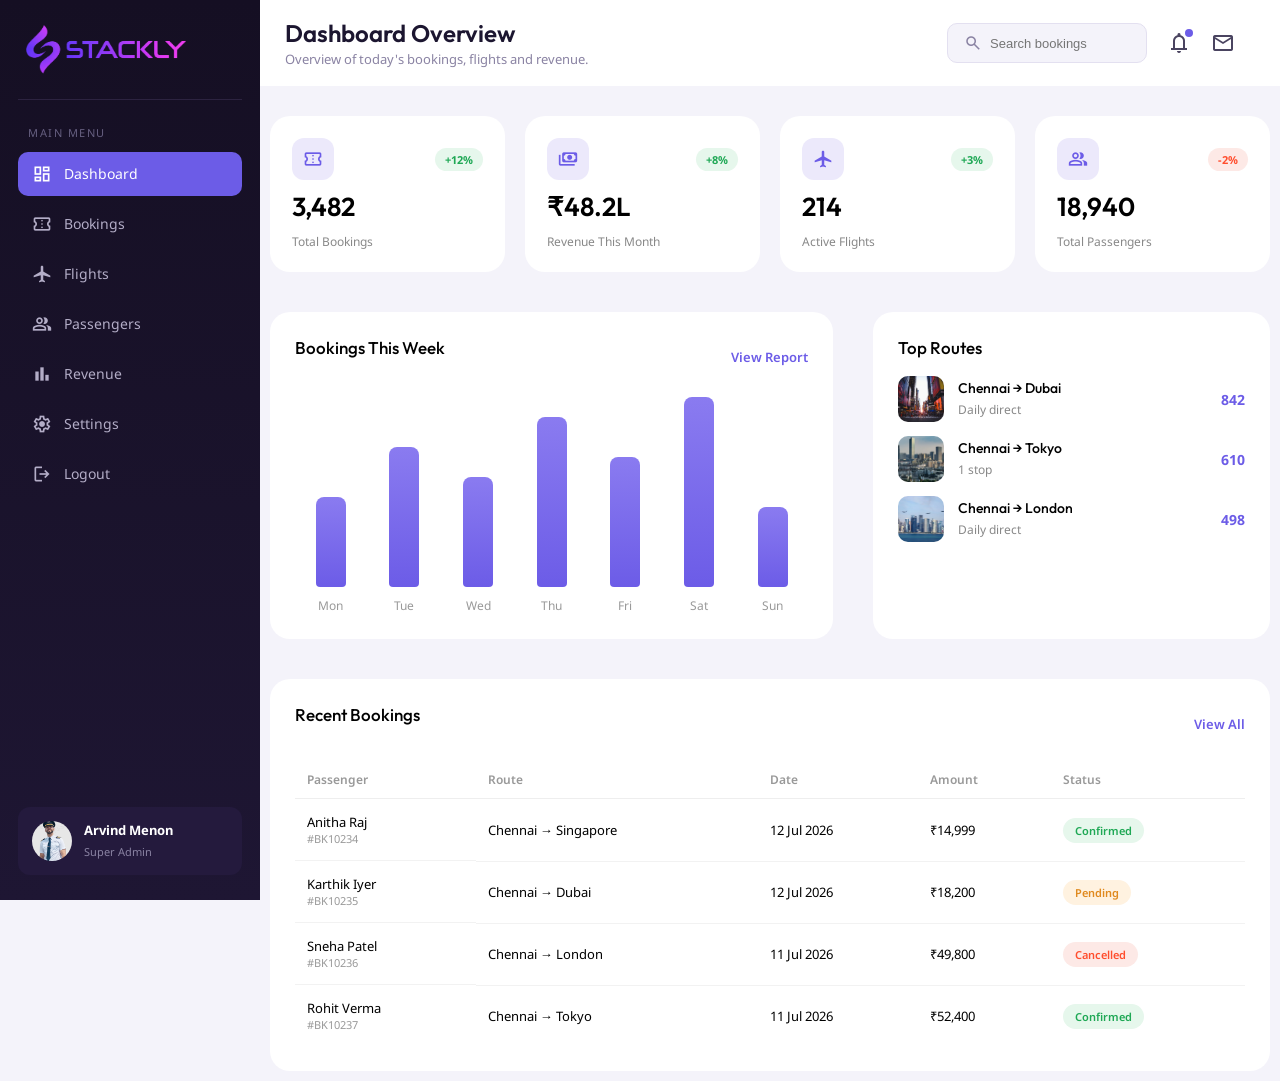
<file: admin.html>
<!DOCTYPE html>
<html lang="en">

<head>
    <meta charset="UTF-8">
    <meta name="viewport" content="width=device-width, initial-scale=1.0">
    <title>Stackly - Airline Admin Dashboard</title>

    <link rel="stylesheet"
        href="https://fonts.googleapis.com/css2?family=Material+Symbols+Outlined:opsz,wght,FILL,GRAD@20..48,100..700,0,-50..200" />
    <link
        href="https://fonts.googleapis.com/css2?family=Outfit:wght@100..900&family=Noto+Sans:ital,wght@0,100..900;1,100..900&display=swap"
        rel="stylesheet">

    <style>
        * {
            margin: 0;
            padding: 0;
            box-sizing: border-box;
        }

        :root {
            --pcolor: #6C5CE7;
            --hcolor: #8A7BF0;
            --dark: #150F23;
            --dark2: #1E1633;
            --panel: #F4F3FA;
        }

        body {
            background: var(--panel);
            font-family: "Noto Sans", sans-serif;
            display: flex;
            gap: 0px;
            min-height: 100vh;
        }

        .material-symbols-outlined {
            font-variation-settings: 'FILL' 0, 'wght' 400, 'GRAD' 0, 'opsz' 24;
        }

        /* ================= SIDEBAR ================= */
        .sidebar {
            width: 260px;
            flex-shrink: 0;
            background: linear-gradient(180deg, var(--dark) 0%, var(--dark2) 100%);
            padding: 25px 18px;
            display: flex;
            flex-direction: column;
            height: 100vh;
            position: sticky;
        }

        .sidebar-logo {
            display: flex;
            align-items: center;
            gap: 12px;
            padding: 0 8px 25px;
            border-bottom: 1px solid #2c2340;
            margin-bottom: 25px;
        }

        .sidebar-logo .logo-icon {
            width: 40px;
            height: 40px;
            border-radius: 12px;
            background: var(--pcolor);
            display: flex;
            align-items: center;
            justify-content: center;
            flex-shrink: 0;
        }

        .sidebar-logo .logo-icon .material-symbols-outlined {
            color: #fff;
            font-size: 22px;
        }

        .sidebar-logo img {
            width: clamp(140px,15vw,160px);
        }

        .sidebar-logo .adminclose {
            color: white;
            display: none;
            margin-left: auto;
        }

        .nav-group-label {
            font-size: 11px;
            letter-spacing: 1.5px;
            text-transform: uppercase;
            color: #665f80;
            padding: 0 10px;
            margin-bottom: 12px;
        }

        .side-nav {
            display: flex;
            flex-direction: column;
            gap: 6px;
        }

        .side-nav button {
            display: flex;
            align-items: center;
            gap: 12px;
            width: 100%;
            padding: 12px 14px;
            border: none;
            background: transparent;
            color: #b3adc7;
            font-family: "Noto Sans", sans-serif;
            font-size: 14px;
            border-radius: 10px;
            cursor: pointer;
            text-align: left;
            transition: .3s ease;
        }

        .side-nav button .material-symbols-outlined {
            font-size: 20px;
        }

        .side-nav button:hover {
            background: #241a3d;
            color: #fff;
        }

        .side-nav button.active {
            background: var(--pcolor);
            color: #fff;
        }

        .sidebar-footer {
            margin-top: auto;
            display: flex;
            align-items: center;
            gap: 12px;
            padding: 14px;
            border-radius: 12px;
            background: #241a3d;
        }

        .sidebar-footer img {
            width: 40px;
            height: 40px;
            border-radius: 50%;
            object-fit: cover;
        }

        .sidebar-footer h4 {
            color: #fff;
            font-size: 13px;
        }

        .sidebar-footer span {
            color: #8a83a3;
            font-size: 11px;
        }

        /* ================= MAIN AREA ================= */
        .main {
            flex: 1;
            display: flex;
            flex-direction: column;
            gap: 20px;
            min-width: 0;
        }

        .topbar {
            background: white;
            padding: 18px 25px;
            display: flex;
            justify-content: space-between;
            align-items: center;
        }

        .toplogo {
            width: 110px;
            display: none;
        }

        .topbar-title h2 {
            font-family: "Outfit", sans-serif;
            font-weight: 600;
            font-size: 24px;
            color: #1c1630;
        }

        .topbar-title p {
            font-size: 13px;
            color: #8a83a3;
            margin-top: 2px;
        }

        .topbarimgcontainer {
            display: none;
            align-items: center;
            gap: 20px;
        }

        .topbarimgcontainer .topbarmenu {
            font-size: 20px;
            display: none;
            color: black;
        }

        .topbar-right {
            display: flex;
            align-items: center;
            gap: 20px;
        }

        .search-box {
            display: flex;
            align-items: center;
            gap: 8px;
            background: var(--panel);
            border: 1px solid #e3e0f0;
            border-radius: 10px;
            padding: 10px 16px;
            max-width: 200px;
            width: 100%;
        }

        .search-box input {
            border: none;
            background: transparent;
            outline: none;
            font-size: 13px;
            width: 220px;
        }

        .search-box>.material-symbols-outlined {
            color: #8a83a3;
            font-size: 18px;
        }

        .topbar-right>.material-symbols-outlined {
            color: #4a4460;
            cursor: pointer;
            position: relative;
        }

        .notif-dot {
            position: relative;
        }

        .notif-dot::after {
            content: '';
            position: absolute;
            top: -2px;
            right: -2px;
            width: 8px;
            height: 8px;
            border-radius: 50%;
            background: var(--pcolor);
        }

        .topbar-avatar {
            display: flex;
            align-items: center;
            gap: 10px;
        }

        .topbar-avatar img {
            display: none;
            width: clamp(30px, 3.5vw, 40px);
            height: clamp(30px, 3.5vw, 40px);
            border-radius: 50%;
            object-fit: cover;
        }

        .topbar-avatar h4 {
            font-size: 13px;
            color: #1c1630;
        }

        .topbar-avatar span {
            font-size: 11px;
            color: #8a83a3;
        }

        .view {
            display: none;
            flex-direction: column;
            gap: 20px;
        }

        .view.active {
            display: flex;
        }

        .d-btn {
            padding: 10px 20px;
            background: var(--pcolor);
            border: 1px solid var(--pcolor);
            border-radius: 10px;
            color: white;
            cursor: pointer;
            transition: .3s ease;
            font-size: 13px;
            font-weight: bold;
            font-family: "Noto Sans", sans-serif;
            text-wrap: nowrap;
        }

        .d-btn:hover {
            background: var(--hcolor);
            border-color: var(--hcolor);
        }

        .link-btn {
            color: var(--pcolor);
            font-size: 13px;
            font-weight: 600;
            text-decoration: none;
            cursor: pointer;
        }

        /* generic panel */
        .panel {
            background: #fff;
            border-radius: 20px;
            padding: 25px;
            overflow-x: auto;
            margin: 10px;
        }

        .panel h3 {
            font-family: "Outfit", sans-serif;
            font-weight: 500;
            font-size: 17px;
            margin-bottom: 18px;
        }

        .panel-head {
            display: flex;
            justify-content: space-between;
            align-items: center;
            margin-bottom: 18px;
        }

        /* stat cards */
        .stat-row {
            display: grid;
            grid-template-columns: repeat(4, 1fr);
            gap: 20px;
            padding: 10px;
        }

        .stat-card {
            background: #fff;
            border-radius: 20px;
            padding: 22px;
            display: flex;
            flex-direction: column;
            gap: 10px;
        }

        .stat-card .top {
            display: flex;
            justify-content: space-between;
            align-items: center;
        }

        .stat-card .material-symbols-outlined {
            background: #ece9fb;
            color: var(--pcolor);
            width: 42px;
            height: 42px;
            border-radius: 12px;
            display: flex;
            align-items: center;
            justify-content: center;
            font-size: 20px;
        }

        .stat-card h2 {
            font-family: "Outfit", sans-serif;
            font-weight: 600;
            font-size: 26px;
        }

        .stat-card p {
            font-size: 12px;
            color: #888;
        }

        .delta-chip {
            font-size: 11px;
            font-weight: 700;
            padding: 4px 10px;
            border-radius: 20px;
            background: #e6f7ec;
            color: #1fa855;
        }

        .delta-chip.down {
            background: #fde9e6;
            color: #ff4e2e;
        }

        /* chart placeholder */
        .chart-wrap {
            display: flex;
            align-items: flex-end;
            justify-content: space-between;
            gap: 14px;
            height: 220px;
            padding: 10px 6px 0;
        }

        .chart-bar-group {
            display: flex;
            flex-direction: column;
            align-items: center;
            gap: 10px;
            flex: 1;
        }

        .chart-bar {
            width: 100%;
            max-width: 30px;
            border-radius: 8px 8px 4px 4px;
            background: linear-gradient(180deg, var(--hcolor) 0%, var(--pcolor) 100%);
        }

        .chart-bar-group span {
            font-size: 12px;
            color: #999;
        }

        /* routes list */
        .route-list {
            display: flex;
            flex-direction: column;
            gap: 14px;
        }

        .route-item {
            display: flex;
            align-items: center;
            gap: 14px;
        }

        .route-item img {
            width: 46px;
            height: 46px;
            border-radius: 10px;
            object-fit: cover;
        }

        .route-item .route-info {
            flex: 1;
        }

        .route-item h4 {
            font-family: "Outfit", sans-serif;
            font-weight: 500;
            font-size: 14px;
        }

        .route-item span {
            font-size: 12px;
            color: #888;
        }

        .route-item .route-count {
            color: var(--pcolor);
            font-weight: 700;
            font-size: 14px;
        }

        /* table */
        table {
            width: 100%;
            border-collapse: collapse;
        }

        thead th {
            text-align: left;
            font-size: 12px;
            color: #999;
            padding: 10px 12px;
            border-bottom: 1px solid #eee;
            font-weight: 600;
        }

        tbody td {
            padding: 14px 12px;
            font-size: 13px;
            border-bottom: 1px solid #f2f2f2;
            text-wrap: nowrap;
        }

        tbody tr:last-child td {
            border-bottom: none;
        }

        .cell-item {
            display: flex;
            align-items: center;
            gap: 10px;
        }

        .cell-item img {
            width: 34px;
            height: 34px;
            border-radius: 50%;
            object-fit: cover;
        }

        .cell-item .sub {
            font-size: 11px;
            color: #999;
        }

        .badge {
            padding: 5px 12px;
            border-radius: 20px;
            font-size: 11px;
            font-weight: 600;
        }

        .badge.confirmed {
            background: #e6f7ec;
            color: #1fa855;
        }

        .badge.pending {
            background: #fff2e0;
            color: #e08a1f;
        }

        .badge.cancelled {
            background: #fde9e6;
            color: #ff4e2e;
        }

        .badge.onroute,
        .badge.active {
            background: #ece9fb;
            color: var(--pcolor);
        }

        .badge.delayed {
            background: #fff2e0;
            color: #e08a1f;
        }

        /* two column layout */
        .split-2 {
            display: grid;
            grid-template-columns: 1.4fr 1fr;
            gap: 20px;
        }

        /* flight grid */
        .fleet-grid {
            display: grid;
            grid-template-columns: repeat(3, 1fr);
            gap: 20px;
        }

        .fleet-card {
            border-radius: 16px;
            overflow: hidden;
            border: 1px solid #eee;
        }

        .fleet-card img {
            width: 100%;
            height: 150px;
            object-fit: cover;
        }

        .fleet-card-body {
            padding: 16px;
        }

        .fleet-card-body h4 {
            font-family: "Outfit", sans-serif;
            font-weight: 500;
            font-size: 14px;
            margin-bottom: 6px;
        }

        .fleet-card-body p {
            font-size: 12px;
            color: #888;
            margin-bottom: 10px;
        }

        /* passenger cards */
        .cust-grid {
            display: grid;
            grid-template-columns: repeat(3, 1fr);
            gap: 20px;
        }

        .cust-card {
            background: #fff;
            border-radius: 16px;
            padding: 20px;
            text-align: center;
            border: 1px solid #eee;
        }

        .cust-card img {
            width: 60px;
            height: 60px;
            border-radius: 50%;
            object-fit: cover;
            margin-bottom: 12px;
        }

        .cust-card h4 {
            font-family: "Outfit", sans-serif;
            font-weight: 500;
            font-size: 14px;
        }

        .cust-card span {
            font-size: 12px;
            color: #888;
        }

        .cust-card .cust-stat {
            margin-top: 12px;
            font-size: 12px;
            color: var(--pcolor);
            font-weight: 600;
        }

        /* settings */
        .settings-row {
            display: flex;
            justify-content: space-between;
            align-items: center;
            padding: 16px 0;
            border-bottom: 1px solid #f2f2f2;
        }

        .settings-row:last-child {
            border-bottom: none;
        }

        .settings-row h4 {
            font-family: "Outfit", sans-serif;
            font-weight: 500;
            font-size: 14px;
        }

        .settings-row p {
            font-size: 12px;
            color: #888;
            margin-top: 3px;
        }

        .toggle {
            width: 42px;
            height: 24px;
            border-radius: 20px;
            background: #e3e0f0;
            position: relative;
            cursor: pointer;
            flex-shrink: 0;
        }

        .toggle.on {
            background: var(--pcolor);
        }

        .toggle::after {
            content: '';
            position: absolute;
            top: 3px;
            left: 3px;
            width: 18px;
            height: 18px;
            border-radius: 50%;
            background: #fff;
            transition: .2s ease;
        }

        .toggle.on::after {
            left: 21px;
        }

        @media (max-width: 1100px) {

            .stat-row,
            .fleet-grid,
            .cust-grid {
                grid-template-columns: repeat(2, 1fr);
            }

            .split-2 {
                grid-template-columns: 1fr;
            }
        }

        @media (max-width: 1080px) {

            .sidebar {
                position: fixed;
                inset: 0px;
                transform: translateX(-120%);
                transition: .2s ease;
                z-index: 9999;
                width: 320px;
            }

            .topbar {
                background: var(--dark);
                padding: 18px 25px;
            }

            .topbar-title h2,
            .topbar-title p {
                display: none;
            }

            .topbar-right>.material-symbols-outlined {
                color: white;
                font-size: clamp(20px, 2.3vw, 25px);
            }

            
        .topbar-avatar img {
            display: block;
        }

            .topbar-avatar h4 {
                color: #fff;
            }

            .sidebar.vis {
                transform: translateX(0);
            }

            .search-box {
                display: none;
            }

            .topbar {
                padding: 10px 10px;
            }

            .topbarimgcontainer {
                display: flex;
                align-items: center;
                gap: 12px;
            }

            .topbarimgcontainer .topbarmenu {
                display: block;
                color: white;
            }

             .toplogo {
            display: block;
        }

            .sidebar-logo .adminclose {
                display: block;
            }
        }

        @media (max-width: 560px) {

            .stat-row,
            .fleet-grid,
            .cust-grid {
                grid-template-columns: 1fr;
            }

            .topbar {
                flex-wrap: wrap;
                gap: 15px;
            }


            .topbar-avatar h4 {
                display: none;
            }

            .topbar-avatar span {
                display: none;
            }


        }
    </style>
</head>

<body>

    <!-- ================= SIDEBAR ================= -->
    <aside class="sidebar">
        <div class="sidebar-logo">
            <img src="./src/logo.webp" alt="company logo">
            <span class="material-symbols-outlined adminclose">close</span>
        </div>

        <span class="nav-group-label">Main Menu</span>
        <nav class="side-nav">
            <button class="active" onclick="showView('overview', this)"><span
                    class="material-symbols-outlined">dashboard</span> Dashboard</button>
            <button onclick="showView('bookings', this)"><span
                    class="material-symbols-outlined">confirmation_number</span>
                Bookings</button>
            <button onclick="showView('flights', this)"><span class="material-symbols-outlined">flight</span>
                Flights</button>
            <button onclick="showView('passengers', this)"><span class="material-symbols-outlined">group</span>
                Passengers</button>
            <button onclick="showView('revenue', this)"><span class="material-symbols-outlined">bar_chart</span>
                Revenue</button>
            <button onclick="showView('settings', this)"><span class="material-symbols-outlined">settings</span>
                Settings</button>
            <button class="logoutbtn"><span class="material-symbols-outlined">logout</span>
                Logout</button>
        </nav>

        <div class="sidebar-footer">
            <img src="./src/p1.webp" alt="Admin">
            <div>
                <h4 id="username">Arvind Menon</h4>
                <span>Super Admin</span>
            </div>
        </div>
    </aside>

    <!-- ================= MAIN CONTENT ================= -->
    <main class="main">

        <div class="topbar">
            <div class="topbarimgcontainer">
                <span class="material-symbols-outlined topbarmenu">menu</span>
                <img src="./src/logo.webp" alt="company logo" class="toplogo">
            </div>





            <div class="topbar-title">
                <h2 id="topbarTitle">Dashboard Overview</h2>
                <p id="topbarSubtitle">Overview of today's bookings, flights and revenue.</p>
            </div>
            <div class="topbar-right">
                <div class="search-box">
                    <span class="material-symbols-outlined">search</span>
                    <input type="text" placeholder="Search bookings">
                </div>
                <span class="material-symbols-outlined notif-dot errorpage">notifications</span>
                <span class="material-symbols-outlined errorpage">mail</span>
                <div class="topbar-avatar">
                    <img src="./src/p1.webp" alt="Admin">
                    
                </div>
            </div>
        </div>

        <!-- ========== 1. DASHBOARD OVERVIEW ========== -->
        <div class="view active" id="overview">
            <div class="stat-row">
                <div class="stat-card">
                    <div class="top">
                        <span class="material-symbols-outlined">confirmation_number</span>
                        <span class="delta-chip">+12%</span>
                    </div>
                    <h2>3,482</h2>
                    <p>Total Bookings</p>
                </div>

                <div class="stat-card">
                    <div class="top">
                        <span class="material-symbols-outlined">payments</span>
                        <span class="delta-chip">+8%</span>
                    </div>
                    <h2>₹48.2L</h2>
                    <p>Revenue This Month</p>
                </div>

                <div class="stat-card">
                    <div class="top">
                        <span class="material-symbols-outlined">flight</span>
                        <span class="delta-chip">+3%</span>
                    </div>
                    <h2>214</h2>
                    <p>Active Flights</p>
                </div>

                <div class="stat-card">
                    <div class="top">
                        <span class="material-symbols-outlined">group</span>
                        <span class="delta-chip down">-2%</span>
                    </div>
                    <h2>18,940</h2>
                    <p>Total Passengers</p>
                </div>
            </div>

            <div class="split-2">
                <div class="panel">
                    <div class="panel-head">
                        <h3>Bookings This Week</h3>
                        <a class="link-btn errorpage">View Report</a>
                    </div>
                    <div class="chart-wrap">
                        <div class="chart-bar-group">
                            <div class="chart-bar" style="height:90px;"></div><span>Mon</span>
                        </div>
                        <div class="chart-bar-group">
                            <div class="chart-bar" style="height:140px;"></div><span>Tue</span>
                        </div>
                        <div class="chart-bar-group">
                            <div class="chart-bar" style="height:110px;"></div><span>Wed</span>
                        </div>
                        <div class="chart-bar-group">
                            <div class="chart-bar" style="height:170px;"></div><span>Thu</span>
                        </div>
                        <div class="chart-bar-group">
                            <div class="chart-bar" style="height:130px;"></div><span>Fri</span>
                        </div>
                        <div class="chart-bar-group">
                            <div class="chart-bar" style="height:190px;"></div><span>Sat</span>
                        </div>
                        <div class="chart-bar-group">
                            <div class="chart-bar" style="height:80px;"></div><span>Sun</span>
                        </div>
                    </div>
                </div>

                <div class="panel">
                    <h3>Top Routes</h3>
                    <div class="route-list">
                        <div class="route-item">
                            <img src="./src/h4.webp"
                                alt="Dubai skyline">
                            <div class="route-info">
                                <h4>Chennai → Dubai</h4>
                                <span>Daily direct</span>
                            </div>
                            <span class="route-count">842</span>
                        </div>
                        <div class="route-item">
                            <img src="./src/h5.webp"
                                alt="Tokyo skyline">
                            <div class="route-info">
                                <h4>Chennai → Tokyo</h4>
                                <span>1 stop</span>
                            </div>
                            <span class="route-count">610</span>
                        </div>
                        <div class="route-item">
                            <img src="./src/h6.webp"
                                alt="London skyline">
                            <div class="route-info">
                                <h4>Chennai → London</h4>
                                <span>Daily direct</span>
                            </div>
                            <span class="route-count">498</span>
                        </div>
                    </div>
                </div>
            </div>

            <div class="panel">
                <div class="panel-head">
                    <h3>Recent Bookings</h3>
                    <a class="link-btn errorpage">View All</a>
                </div>
                <table>
                    <thead>
                        <tr>
                            <th>Passenger</th>
                            <th>Route</th>
                            <th>Date</th>
                            <th>Amount</th>
                            <th>Status</th>
                        </tr>
                    </thead>
                    <tbody>
                        <tr>
                            <td class="cell-item">
                               
                                <div>Anitha Raj<div class="sub">#BK10234</div>
                                </div>
                            </td>
                            <td>Chennai → Singapore</td>
                            <td>12 Jul 2026</td>
                            <td>₹14,999</td>
                            <td><span class="badge confirmed">Confirmed</span></td>
                        </tr>
                        <tr>
                            <td class="cell-item">
                               
                                <div>Karthik Iyer<div class="sub">#BK10235</div>
                                </div>
                            </td>
                            <td>Chennai → Dubai</td>
                            <td>12 Jul 2026</td>
                            <td>₹18,200</td>
                            <td><span class="badge pending">Pending</span></td>
                        </tr>
                        <tr>
                            <td class="cell-item">
                            
                                <div>Sneha Patel<div class="sub">#BK10236</div>
                                </div>
                            </td>
                            <td>Chennai → London</td>
                            <td>11 Jul 2026</td>
                            <td>₹49,800</td>
                            <td><span class="badge cancelled">Cancelled</span></td>
                        </tr>
                        <tr>
                            <td class="cell-item">
                               
                                <div>Rohit Verma<div class="sub">#BK10237</div>
                                </div>
                            </td>
                            <td>Chennai → Tokyo</td>
                            <td>11 Jul 2026</td>
                            <td>₹52,400</td>
                            <td><span class="badge confirmed">Confirmed</span></td>
                        </tr>
                    </tbody>
                </table>
            </div>
        </div>

        <!-- ========== 2. BOOKINGS VIEW ========== -->
        <div class="view" id="bookings">
            <div class="stat-row">
                <div class="stat-card">
                    <div class="top"><span class="material-symbols-outlined">confirmation_number</span></div>
                    <h2>3,482</h2>
                    <p>Total Bookings</p>
                </div>
                <div class="stat-card">
                    <div class="top"><span class="material-symbols-outlined">event_available</span></div>
                    <h2>2,910</h2>
                    <p>Confirmed Bookings</p>
                </div>
                <div class="stat-card">
                    <div class="top"><span class="material-symbols-outlined">hourglass_top</span></div>
                    <h2>412</h2>
                    <p>Pending Payments</p>
                </div>
                <div class="stat-card">
                    <div class="top"><span class="material-symbols-outlined">cancel</span></div>
                    <h2>160</h2>
                    <p>Cancelled Bookings</p>
                </div>
            </div>

            <div class="panel">
                <div class="panel-head">
                    <h3>All Bookings</h3>
                    <button class="d-btn errorpage">New Booking</button>
                </div>
                <table>
                    <thead>
                        <tr>
                            <th>Booking ID</th>
                            <th>Passenger</th>
                            <th>Route</th>
                            <th>Class</th>
                            <th>Date</th>
                            <th>Amount</th>
                            <th>Status</th>
                        </tr>
                    </thead>
                    <tbody>
                        <tr>
                            <td>#BK10234</td>
                            <td>Anitha Raj</td>
                            <td>Chennai → Singapore</td>
                            <td>Economy</td>
                            <td>12 Jul 2026</td>
                            <td>₹14,999</td>
                            <td><span class="badge confirmed">Confirmed</span></td>
                        </tr>
                        <tr>
                            <td>#BK10235</td>
                            <td>Karthik Iyer</td>
                            <td>Chennai → Dubai</td>
                            <td>Business</td>
                            <td>12 Jul 2026</td>
                            <td>₹18,200</td>
                            <td><span class="badge pending">Pending</span></td>
                        </tr>
                        <tr>
                            <td>#BK10236</td>
                            <td>Sneha Patel</td>
                            <td>Chennai → London</td>
                            <td>Business</td>
                            <td>11 Jul 2026</td>
                            <td>₹49,800</td>
                            <td><span class="badge cancelled">Cancelled</span></td>
                        </tr>
                        <tr>
                            <td>#BK10237</td>
                            <td>Rohit Verma</td>
                            <td>Chennai → Tokyo</td>
                            <td>Economy</td>
                            <td>11 Jul 2026</td>
                            <td>₹52,400</td>
                            <td><span class="badge confirmed">Confirmed</span></td>
                        </tr>
                        <tr>
                            <td>#BK10238</td>
                            <td>Divya Krishnan</td>
                            <td>Chennai → Bangkok</td>
                            <td>Economy</td>
                            <td>10 Jul 2026</td>
                            <td>₹11,750</td>
                            <td><span class="badge confirmed">Confirmed</span></td>
                        </tr>
                    </tbody>
                </table>
            </div>
        </div>

        <!-- ========== 3. FLIGHTS VIEW ========== -->
        <div class="view" id="flights">
            <div class="stat-row">
                <div class="stat-card">
                    <div class="top"><span class="material-symbols-outlined">flight</span></div>
                    <h2>214</h2>
                    <p>Active Flights</p>
                </div>
                <div class="stat-card">
                    <div class="top"><span class="material-symbols-outlined">flight_takeoff</span></div>
                    <h2>128</h2>
                    <p>Departures Today</p>
                </div>
                <div class="stat-card">
                    <div class="top"><span class="material-symbols-outlined">flight_land</span></div>
                    <h2>119</h2>
                    <p>Arrivals Today</p>
                </div>
                <div class="stat-card">
                    <div class="top"><span class="material-symbols-outlined">schedule</span></div>
                    <h2>14</h2>
                    <p>Delayed Flights</p>
                </div>
            </div>

            <div class="panel">
                <h3>Flight Schedule</h3>
                <div class="fleet-grid">
                    <div class="fleet-card">
                        <img src="./src/ad1.webp"
                            alt="Aircraft">
                        <div class="fleet-card-body">
                            <h4>SL-204 · Chennai → Dubai</h4>
                            <p>Departs 06:40 · Gate B12</p>
                            <span class="badge onroute">On Time</span>
                        </div>
                    </div>
                    <div class="fleet-card">
                        <img src="./src/con5.webp"
                            alt="Aircraft">
                        <div class="fleet-card-body">
                            <h4>SL-118 · Chennai → Tokyo</h4>
                            <p>Departs 11:20 · Gate A04</p>
                            <span class="badge onroute">On Time</span>
                        </div>
                    </div>
                    <div class="fleet-card">
                        <img src="./src/h2.webp"
                            alt="Aircraft">
                        <div class="fleet-card-body">
                            <h4>SL-330 · Chennai → London</h4>
                            <p>Departs 02:15 · Gate C09</p>
                            <span class="badge delayed">Delayed 40m</span>
                        </div>
                    </div>
                    <div class="fleet-card">
                        <img src="./src/h6.webp"
                            alt="Aircraft">
                        <div class="fleet-card-body">
                            <h4>SL-092 · Chennai → Singapore</h4>
                            <p>Departs 09:05 · Gate B02</p>
                            <span class="badge onroute">On Time</span>
                        </div>
                    </div>
                    <div class="fleet-card">
                        <img src="./src/pg6.webp"
                            alt="Aircraft">
                        <div class="fleet-card-body">
                            <h4>SL-176 · Chennai → Bangkok</h4>
                            <p>Departs 14:50 · Gate A11</p>
                            <span class="badge onroute">On Time</span>
                        </div>
                    </div>
                    <div class="fleet-card">
                        <img src="./src/pg9.webp"
                            alt="Aircraft">
                        <div class="fleet-card-body">
                            <h4>SL-260 · Chennai → Colombo</h4>
                            <p>Departs 18:30 · Gate B07</p>
                            <span class="badge delayed">Delayed 15m</span>
                        </div>
                    </div>
                </div>
            </div>
        </div>

        <!-- ========== 4. PASSENGERS VIEW ========== -->
        <div class="view" id="passengers">
            <div class="stat-row">
                <div class="stat-card">
                    <div class="top"><span class="material-symbols-outlined">group</span></div>
                    <h2>18,940</h2>
                    <p>Total Passengers</p>
                </div>
                <div class="stat-card">
                    <div class="top"><span class="material-symbols-outlined">person_add</span></div>
                    <h2>612</h2>
                    <p>New This Month</p>
                </div>
                <div class="stat-card">
                    <div class="top"><span class="material-symbols-outlined">workspace_premium</span></div>
                    <h2>2,340</h2>
                    <p>Frequent Flyers</p>
                </div>
                <div class="stat-card">
                    <div class="top"><span class="material-symbols-outlined">support_agent</span></div>
                    <h2>27</h2>
                    <p>Open Support Tickets</p>
                </div>
            </div>

            <div class="panel">
                <h3>Frequent Flyers</h3>
                <div class="cust-grid">
                    <div class="cust-card">
                        <img src="./src/person1.webp" alt="Anitha Raj">
                        <h4>Anitha Raj</h4>
                        <span>Gold Member</span>
                        <div class="cust-stat">42 Flights</div>
                    </div>
                    <div class="cust-card">
                        <img src="./src/person2.webp" alt="Karthik Iyer">
                        <h4>Karthik Iyer</h4>
                        <span>Platinum Member</span>
                        <div class="cust-stat">68 Flights</div>
                    </div>
                    <div class="cust-card">
                        <img src="./src/person3.webp" alt="Sneha Patel">
                        <h4>Sneha Patel</h4>
                        <span>Silver Member</span>
                        <div class="cust-stat">21 Flights</div>
                    </div>
                </div>
            </div>

            <div class="panel">
                <div class="panel-head">
                    <h3>Passenger Directory</h3>
                    <button class="d-btn errorpage">Add Passenger</button>
                </div>
                <table>
                    <thead>
                        <tr>
                            <th>Passenger</th>
                            <th>Contact</th>
                            <th>Membership</th>
                            <th>Flights Taken</th>
                        </tr>
                    </thead>
                    <tbody>
                        <tr>
                            <td class="cell-item">Anitha Raj</td>
                            <td>anitha.raj@mail.com</td>
                            <td>Gold</td>
                            <td>42</td>
                        </tr>
                        <tr>
                            <td class="cell-item">Karthik Iyer</td>
                            <td>karthik.iyer@mail.com</td>
                            <td>Platinum</td>
                            <td>68</td>
                        </tr>
                        <tr>
                            <td class="cell-item">Sneha Patel</td>
                            <td>sneha.patel@mail.com</td>
                            <td>Silver</td>
                            <td>21</td>
                        </tr>
                        <tr>
                            <td class="cell-item">Rohit Verma</td>
                            <td>rohit.verma@mail.com</td>
                            <td>Gold</td>
                            <td>35</td>
                        </tr>
                    </tbody>
                </table>
            </div>
        </div>

        <!-- ========== 5. REVENUE VIEW ========== -->
        <div class="view" id="revenue">
            <div class="stat-row">
                <div class="stat-card">
                    <div class="top"><span class="material-symbols-outlined">payments</span></div>
                    <h2>₹48.2L</h2>
                    <p>Revenue This Month</p>
                </div>
                <div class="stat-card">
                    <div class="top"><span class="material-symbols-outlined">trending_up</span></div>
                    <h2>₹5.72Cr</h2>
                    <p>Revenue This Year</p>
                </div>
                <div class="stat-card">
                    <div class="top"><span class="material-symbols-outlined">receipt_long</span></div>
                    <h2>₹14,120</h2>
                    <p>Avg. Booking Value</p>
                </div>
                <div class="stat-card">
                    <div class="top"><span class="material-symbols-outlined">undo</span></div>
                    <h2>₹3.1L</h2>
                    <p>Refunds Issued</p>
                </div>
            </div>

            <div class="panel">
                <div class="panel-head">
                    <h3>Monthly Revenue Trend</h3>
                    <a class="link-btn errorpage">Export</a>
                </div>
                <div class="chart-wrap">
                    <div class="chart-bar-group">
                        <div class="chart-bar" style="height:100px;"></div><span>Feb</span>
                    </div>
                    <div class="chart-bar-group">
                        <div class="chart-bar" style="height:130px;"></div><span>Mar</span>
                    </div>
                    <div class="chart-bar-group">
                        <div class="chart-bar" style="height:120px;"></div><span>Apr</span>
                    </div>
                    <div class="chart-bar-group">
                        <div class="chart-bar" style="height:160px;"></div><span>May</span>
                    </div>
                    <div class="chart-bar-group">
                        <div class="chart-bar" style="height:150px;"></div><span>Jun</span>
                    </div>
                    <div class="chart-bar-group">
                        <div class="chart-bar" style="height:200px;"></div><span>Jul</span>
                    </div>
                </div>
            </div>

            <div class="panel">
                <h3>Revenue by Route</h3>
                <table>
                    <thead>
                        <tr>
                            <th>Route</th>
                            <th>Bookings</th>
                            <th>Revenue</th>
                            <th>Share</th>
                        </tr>
                    </thead>
                    <tbody>
                        <tr>
                            <td>Chennai → Dubai</td>
                            <td>842</td>
                            <td>₹15.1L</td>
                            <td>31%</td>
                        </tr>
                        <tr>
                            <td>Chennai → Tokyo</td>
                            <td>610</td>
                            <td>₹11.8L</td>
                            <td>24%</td>
                        </tr>
                        <tr>
                            <td>Chennai → London</td>
                            <td>498</td>
                            <td>₹9.6L</td>
                            <td>20%</td>
                        </tr>
                        <tr>
                            <td>Chennai → Singapore</td>
                            <td>356</td>
                            <td>₹6.4L</td>
                            <td>13%</td>
                        </tr>
                    </tbody>
                </table>
            </div>
        </div>

        <!-- ========== 6. SETTINGS VIEW ========== -->
        <div class="view" id="settings">
            <div class="panel">
                <h3>Account Settings</h3>
                <div class="settings-row">
                    <div>
                        <h4>Two-Factor Authentication</h4>
                        <p>Add an extra layer of security to your admin account.</p>
                    </div>
                    <div class="toggle on" onclick="this.classList.toggle('on')"></div>
                </div>
                <div class="settings-row">
                    <div>
                        <h4>Email Notifications</h4>
                        <p>Get notified about new bookings and cancellations.</p>
                    </div>
                    <div class="toggle on" onclick="this.classList.toggle('on')"></div>
                </div>
                <div class="settings-row">
                    <div>
                        <h4>SMS Alerts</h4>
                        <p>Receive flight delay alerts by SMS.</p>
                    </div>
                    <div class="toggle" onclick="this.classList.toggle('on')"></div>
                </div>
                <div class="settings-row">
                    <div>
                        <h4>Call Alerts</h4>
                        <p>Switch the dashboard to a call.</p>
                    </div>
                    <div class="toggle" onclick="this.classList.toggle('on')"></div>
                </div>
            </div>

            <div class="panel">
                <div class="panel-head">
                    <h3>Admin Team</h3>
                    <button class="d-btn errorpage">Invite Admin</button>
                </div>
                <table>
                    <thead>
                        <tr>
                            <th>Name</th>
                            <th>Email</th>
                            <th>Role</th>
                            <th>Status</th>
                        </tr>
                    </thead>
                    <tbody>
                        <tr>
                            <td class="cell-item">Arvind Menon</td>
                            <td>arvind.menon@stackly.com</td>
                            <td>Super Admin</td>
                            <td><span class="badge confirmed">Active</span></td>
                        </tr>
                        <tr>
                            <td class="cell-item">Priya Sundar</td>
                            <td>priya.sundar@stackly.com</td>
                            <td>Operations Admin</td>
                            <td><span class="badge confirmed">Active</span></td>
                        </tr>
                    </tbody>
                </table>
            </div>
        </div>

    </main>

    <script>
        const topbarmenu = document.querySelector(".topbarmenu")
        const adminclose = document.querySelector(".adminclose")
        const sidebar = document.querySelector(".sidebar")

        topbarmenu.addEventListener("click", () => {
            sidebar.classList.toggle('vis')
        })

        adminclose.addEventListener("click", () => {
            sidebar.classList.remove('vis')
        })

        const logoutbtn = document.querySelector(".logoutbtn")
        logoutbtn.addEventListener("click", () => {
            window.location.href = "index.html"
        })

        const username = document.querySelector("#username");
        const email = localStorage.getItem("useremail");
        if (email) {
            username.textContent = email.split("@")[0];
        }

        let errorpage = document.querySelectorAll(".errorpage")
        errorpage.forEach((error) => {
            error.addEventListener("click", () => {
                window.location.href = "404.html";
            })
        })

        const titles = {
            overview: ["Dashboard Overview", "Overview of today's bookings, flights and revenue."],
            bookings: ["Bookings", "Manage and track all ticket bookings."],
            flights: ["Flights", "Live schedule and status of all flights."],
            passengers: ["Passengers", "Directory of registered passengers and members."],
            revenue: ["Revenue", "Financial performance across routes and months."],
            settings: ["Settings", "Manage account preferences and admin access."]
        };

        function showView(id, btn) {
            document.querySelectorAll('.view').forEach(v => v.classList.remove('active'));
            document.getElementById(id).classList.add('active');

            document.querySelectorAll('.side-nav button').forEach(b => b.classList.remove('active'));
            btn.classList.add('active');

            document.getElementById('topbarTitle').innerText = titles[id][0];
            document.getElementById('topbarSubtitle').innerText = titles[id][1];
            sidebar.classList.remove('vis')
        }
    </script>

</body>

</html>
</file>
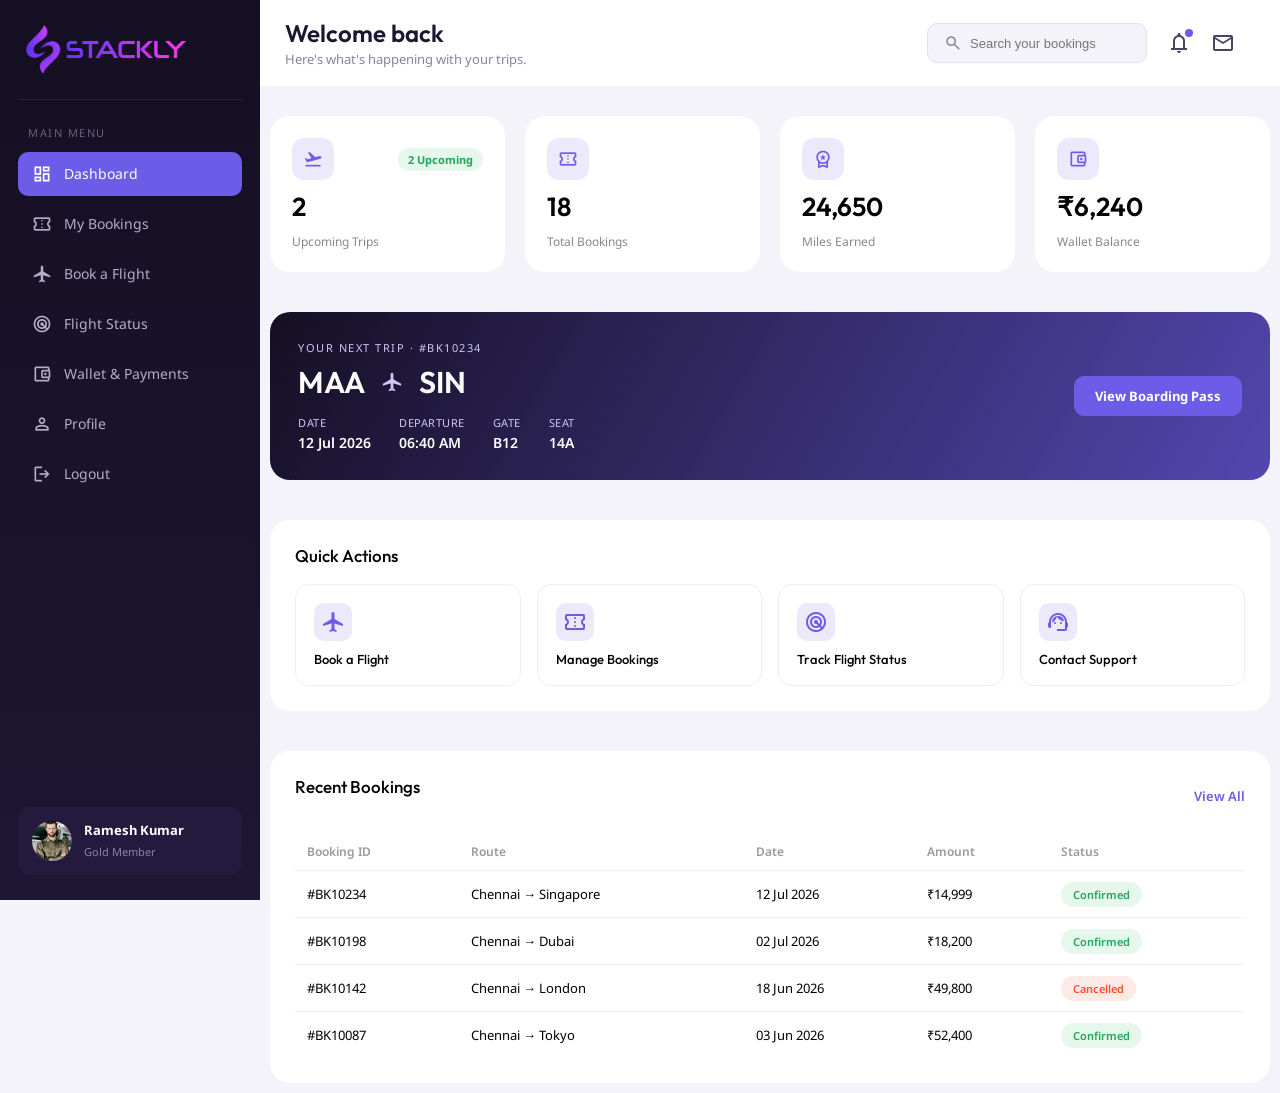
<file: client.html>
<!DOCTYPE html>
<html lang="en">

<head>
    <meta charset="UTF-8">
    <meta name="viewport" content="width=device-width, initial-scale=1.0">
    <title>Stackly - My Travel Dashboard</title>

    <link rel="stylesheet"
        href="https://fonts.googleapis.com/css2?family=Material+Symbols+Outlined:opsz,wght,FILL,GRAD@20..48,100..700,0,-50..200" />
    <link
        href="https://fonts.googleapis.com/css2?family=Outfit:wght@100..900&family=Noto+Sans:ital,wght@0,100..900;1,100..900&display=swap"
        rel="stylesheet">

    <style>
        * {
            margin: 0;
            padding: 0;
            box-sizing: border-box;
        }

        :root {
            --pcolor: #6C5CE7;
            --hcolor: #8A7BF0;
            --dark: #150F23;
            --dark2: #1E1633;
            --panel: #F4F3FA;
        }

        body {
            background: var(--panel);
            font-family: "Noto Sans", sans-serif;
            display: flex;
            gap: 0px;
            min-height: 100vh;
        }

        .material-symbols-outlined {
            font-variation-settings: 'FILL' 0, 'wght' 400, 'GRAD' 0, 'opsz' 24;
        }

        /* ================= SIDEBAR ================= */
        .sidebar {
            width: 260px;
            flex-shrink: 0;
            background: linear-gradient(180deg, var(--dark) 0%, var(--dark2) 100%);
            padding: 25px 18px;
            display: flex;
            flex-direction: column;
            height: 100vh;
            position: sticky;
        }

        .sidebar-logo {
            display: flex;
            align-items: center;
            gap: 12px;
            padding: 0 8px 25px;
            border-bottom: 1px solid #2c2340;
            margin-bottom: 25px;
        }

        .sidebar-logo img {
            width: clamp(140px, 15vw, 160px);
        }

        .sidebar-logo .adminclose {
            color: white;
            display: none;
            margin-left: auto;
        }

        .nav-group-label {
            font-size: 11px;
            letter-spacing: 1.5px;
            text-transform: uppercase;
            color: #665f80;
            padding: 0 10px;
            margin-bottom: 12px;
        }

        .side-nav {
            display: flex;
            flex-direction: column;
            gap: 6px;
        }

        .side-nav button {
            display: flex;
            align-items: center;
            gap: 12px;
            width: 100%;
            padding: 12px 14px;
            border: none;
            background: transparent;
            color: #b3adc7;
            font-family: "Noto Sans", sans-serif;
            font-size: 14px;
            border-radius: 10px;
            cursor: pointer;
            text-align: left;
            transition: .3s ease;
        }

        .side-nav button .material-symbols-outlined {
            font-size: 20px;
        }

        .side-nav button:hover {
            background: #241a3d;
            color: #fff;
        }

        .side-nav button.active {
            background: var(--pcolor);
            color: #fff;
        }

        .sidebar-footer {
            margin-top: auto;
            display: flex;
            align-items: center;
            gap: 12px;
            padding: 14px;
            border-radius: 12px;
            background: #241a3d;
        }

        .sidebar-footer img {
            width: 40px;
            height: 40px;
            border-radius: 50%;
            object-fit: cover;
        }

        .sidebar-footer h4 {
            color: #fff;
            font-size: 13px;
        }

        .sidebar-footer span {
            color: #8a83a3;
            font-size: 11px;
        }

        /* ================= MAIN AREA ================= */
        .main {
            flex: 1;
            display: flex;
            flex-direction: column;
            gap: 20px;
            min-width: 0;
        }

        .topbar {
            background: white;
            padding: 18px 25px;
            display: flex;
            justify-content: space-between;
            align-items: center;
        }

        .toplogo {
            width: 110px;
            display: none;
        }

        .topbar-title h2 {
            font-family: "Outfit", sans-serif;
            font-weight: 600;
            font-size: 24px;
            color: #1c1630;
        }

        .topbar-title p {
            font-size: 13px;
            color: #8a83a3;
            margin-top: 2px;
        }

        .topbarimgcontainer {
            display: none;
            align-items: center;
            gap: 20px;
        }

        .topbarimgcontainer .topbarmenu {
            font-size: 20px;
            display: none;
            color: black;
        }

        .topbar-right {
            display: flex;
            align-items: center;
            gap: 20px;
        }

        .search-box {
            display: flex;
            align-items: center;
            gap: 8px;
            background: var(--panel);
            border: 1px solid #e3e0f0;
            border-radius: 10px;
            padding: 10px 16px;
            max-width: 220px;
            width: 100%;
        }

        .search-box input {
            border: none;
            background: transparent;
            outline: none;
            font-size: 13px;
            width: 220px;
        }

        .search-box>.material-symbols-outlined {
            color: #8a83a3;
            font-size: 18px;
        }

        .topbar-right>.material-symbols-outlined {
            color: #4a4460;
            cursor: pointer;
            position: relative;
        }

        .notif-dot {
            position: relative;
        }

        .notif-dot::after {
            content: '';
            position: absolute;
            top: -2px;
            right: -2px;
            width: 8px;
            height: 8px;
            border-radius: 50%;
            background: var(--pcolor);
        }

        .topbar-avatar {
            display: flex;
            align-items: center;
            gap: 10px;
        }

        .topbar-avatar img {
            display: none;
            width: clamp(30px, 3.5vw, 40px);
            height: clamp(30px, 3.5vw, 40px);
            border-radius: 50%;
            object-fit: cover;
        }

        .topbar-avatar h4 {
            font-size: 13px;
            color: #1c1630;
        }

        .topbar-avatar span {
            font-size: 11px;
            color: #8a83a3;
        }

        .view {
            display: none;
            flex-direction: column;
            gap: 20px;
        }

        .view.active {
            display: flex;
        }

        .d-btn {
            padding: 10px 20px;
            background: var(--pcolor);
            border: 1px solid var(--pcolor);
            border-radius: 10px;
            color: white;
            cursor: pointer;
            transition: .3s ease;
            font-size: 13px;
            font-weight: bold;
            font-family: "Noto Sans", sans-serif;
            text-wrap: nowrap;
        }

        .d-btn:hover {
            background: var(--hcolor);
            border-color: var(--hcolor);
        }

        .d-btn.outline {
            background: transparent;
            color: var(--pcolor);
        }

        .link-btn {
            color: var(--pcolor);
            font-size: 13px;
            font-weight: 600;
            text-decoration: none;
            cursor: pointer;
        }

        /* generic panel */
        .panel {
            background: #fff;
            border-radius: 20px;
            padding: 25px;
            overflow-x: auto;
            margin: 10px;
        }

        .panel h3 {
            font-family: "Outfit", sans-serif;
            font-weight: 500;
            font-size: 17px;
            margin-bottom: 18px;
        }

        .panel-head {
            display: flex;
            justify-content: space-between;
            align-items: center;
            margin-bottom: 18px;
        }

        /* stat cards */
        .stat-row {
            display: grid;
            grid-template-columns: repeat(4, 1fr);
            gap: 20px;
            padding: 10px;
        }

        .stat-card {
            background: #fff;
            border-radius: 20px;
            padding: 22px;
            display: flex;
            flex-direction: column;
            gap: 10px;
        }

        .stat-card .top {
            display: flex;
            justify-content: space-between;
            align-items: center;
        }

        .stat-card .material-symbols-outlined {
            background: #ece9fb;
            color: var(--pcolor);
            width: 42px;
            height: 42px;
            border-radius: 12px;
            display: flex;
            align-items: center;
            justify-content: center;
            font-size: 20px;
        }

        .stat-card h2 {
            font-family: "Outfit", sans-serif;
            font-weight: 600;
            font-size: 26px;
        }

        .stat-card p {
            font-size: 12px;
            color: #888;
        }

        .delta-chip {
            font-size: 11px;
            font-weight: 700;
            padding: 4px 10px;
            border-radius: 20px;
            background: #e6f7ec;
            color: #1fa855;
        }

        .delta-chip.down {
            background: #fde9e6;
            color: #ff4e2e;
        }

        /* boarding pass style trip card */
        .trip-hero {
            background: linear-gradient(120deg, var(--dark) 0%, var(--pcolor) 140%);
            border-radius: 20px;
            padding: 28px;
            margin: 10px;
            color: #fff;
            display: flex;
            justify-content: space-between;
            align-items: center;
            gap: 20px;
            flex-wrap: wrap;
        }

        .trip-hero .trip-eyebrow {
            font-size: 11px;
            letter-spacing: 1.5px;
            text-transform: uppercase;
            color: #cfc7f5;
            margin-bottom: 8px;
        }

        .trip-route {
            display: flex;
            align-items: center;
            gap: 16px;
        }

        .trip-route h2 {
            font-family: "Outfit", sans-serif;
            font-size: 30px;
            font-weight: 600;
        }

        .trip-route .material-symbols-outlined {
            font-size: 22px;
            color: #cfc7f5;
        }

        .trip-meta {
            display: flex;
            gap: 28px;
            margin-top: 14px;
            flex-wrap: wrap;
        }

        .trip-meta div span {
            display: block;
        }

        .trip-meta .label {
            font-size: 11px;
            color: #cfc7f5;
            text-transform: uppercase;
            letter-spacing: .5px;
        }

        .trip-meta .value {
            font-size: 14px;
            font-weight: 600;
            margin-top: 3px;
        }

        /* search form */
        .search-form {
            display: grid;
            grid-template-columns: repeat(4, 1fr) auto;
            gap: 16px;
            align-items: end;
            overflow: v;
        }

        .search-form .field {
            display: flex;
            flex-direction: column;
            gap: 6px;
        }

        .search-form label {
            font-size: 11px;
            color: #8a83a3;
            text-transform: uppercase;
            letter-spacing: .5px;
        }

        .search-form input,
        .search-form select {
            padding: 12px 14px;
            border: 1px solid #e3e0f0;
            border-radius: 10px;
            font-size: 13px;
            font-family: "Noto Sans", sans-serif;
            outline: none;
            background: var(--panel);
        }

        /* destination cards */
        .dest-grid {
            display: grid;
            grid-template-columns: repeat(3, 1fr);
            gap: 20px;
        }

        .dest-card {
            border-radius: 16px;
            overflow: hidden;
            border: 1px solid #eee;
            position: relative;
        }

        .dest-card img {
            width: 100%;
            height: 150px;
            object-fit: cover;
        }

        .dest-card .overlay {
            position: absolute;
            inset: 0;
            background: linear-gradient(180deg, rgba(0, 0, 0, 0.05) 40%, rgba(0, 0, 0, 0.75) 100%);
            display: flex;
            flex-direction: column;
            justify-content: flex-end;
            padding: 16px;
        }

        .dest-card .overlay h4 {
            color: #fff;
            font-family: "Outfit", sans-serif;
            font-size: 15px;
        }

        .dest-card .overlay span {
            color: #ddd;
            font-size: 12px;
        }

        .dest-card .price-tag {
            position: absolute;
            top: 12px;
            right: 12px;
            background: #fff;
            color: var(--pcolor);
            font-size: 12px;
            font-weight: 700;
            padding: 5px 10px;
            border-radius: 20px;
        }

        /* table */
        table {
            width: 100%;
            border-collapse: collapse;
        }

        thead th {
            text-align: left;
            font-size: 12px;
            color: #999;
            padding: 10px 12px;
            border-bottom: 1px solid #eee;
            font-weight: 600;
        }

        tbody td {
            padding: 14px 12px;
            font-size: 13px;
            border-bottom: 1px solid #f2f2f2;
            text-wrap: nowrap;
        }

        tbody tr:last-child td {
            border-bottom: none;
        }

        .cell-item {
            display: flex;
            align-items: center;
            gap: 10px;
        }

        .cell-item img {
            width: 34px;
            height: 34px;
            border-radius: 10px;
            object-fit: cover;
        }

        .cell-item .sub {
            font-size: 11px;
            color: #999;
        }

        .badge {
            padding: 5px 12px;
            border-radius: 20px;
            font-size: 11px;
            font-weight: 600;
        }

        .badge.confirmed {
            background: #e6f7ec;
            color: #1fa855;
        }

        .badge.pending {
            background: #fff2e0;
            color: #e08a1f;
        }

        .badge.cancelled {
            background: #fde9e6;
            color: #ff4e2e;
        }

        .badge.onroute {
            background: #ece9fb;
            color: var(--pcolor);
        }

        .badge.delayed {
            background: #fff2e0;
            color: #e08a1f;
        }

        /* two column layout */
        .split-2 {
            display: grid;
            grid-template-columns: 1.4fr 1fr;
            gap: 20px;
        }

        /* quick action tiles */
        .quick-grid {
            display: grid;
            grid-template-columns: repeat(4, 1fr);
            gap: 16px;
        }

        .quick-tile {
            border: 1px solid #eee;
            border-radius: 14px;
            padding: 18px;
            display: flex;
            flex-direction: column;
            gap: 10px;
            cursor: pointer;
            transition: .2s ease;
            background: #fff;
        }

        .quick-tile:hover {
            border-color: var(--pcolor);
        }

        .quick-tile .material-symbols-outlined {
            background: #ece9fb;
            color: var(--pcolor);
            width: 38px;
            height: 38px;
            border-radius: 10px;
            display: flex;
            align-items: center;
            justify-content: center;
        }

        .quick-tile h4 {
            font-family: "Outfit", sans-serif;
            font-weight: 500;
            font-size: 13px;
        }

        /* wallet */
        .wallet-card {
            background: linear-gradient(120deg, var(--pcolor) 0%, var(--dark) 140%);
            border-radius: 20px;
            padding: 26px;
            color: #fff;
            margin: 10px;
        }

        .wallet-card .label {
            font-size: 12px;
            color: #cfc7f5;
            text-transform: uppercase;
            letter-spacing: 1px;
        }

        .wallet-card h2 {
            font-family: "Outfit", sans-serif;
            font-size: 32px;
            margin: 8px 0 16px;
        }

        /* profile */
        .profile-head {
            display: flex;
            align-items: center;
            gap: 18px;
        }

        .profile-head img {
            width: 72px;
            height: 72px;
            border-radius: 50%;
            object-fit: cover;
        }

        .profile-head h3 {
            font-family: "Outfit", sans-serif;
            font-size: 18px;
        }

        .profile-head span {
            font-size: 12px;
            color: #888;
        }

        .form-grid {
            display: grid;
            grid-template-columns: repeat(2, 1fr);
            gap: 16px;
            margin-top: 20px;
        }

        .form-grid .field {
            display: flex;
            flex-direction: column;
            gap: 6px;
        }

        .form-grid label {
            font-size: 11px;
            color: #8a83a3;
            text-transform: uppercase;
            letter-spacing: .5px;
        }

        .form-grid input {
            padding: 12px 14px;
            border: 1px solid #e3e0f0;
            border-radius: 10px;
            font-size: 13px;
            font-family: "Noto Sans", sans-serif;
            outline: none;
            background: var(--panel);
        }

        /* settings toggle */
        .settings-row {
            display: flex;
            justify-content: space-between;
            align-items: center;
            padding: 16px 0;
            border-bottom: 1px solid #f2f2f2;
        }

        .settings-row:last-child {
            border-bottom: none;
        }

        .settings-row h4 {
            font-family: "Outfit", sans-serif;
            font-weight: 500;
            font-size: 14px;
        }

        .settings-row p {
            font-size: 12px;
            color: #888;
            margin-top: 3px;
        }

        .toggle {
            width: 42px;
            height: 24px;
            border-radius: 20px;
            background: #e3e0f0;
            position: relative;
            cursor: pointer;
            flex-shrink: 0;
        }

        .toggle.on {
            background: var(--pcolor);
        }

        .toggle::after {
            content: '';
            position: absolute;
            top: 3px;
            left: 3px;
            width: 18px;
            height: 18px;
            border-radius: 50%;
            background: #fff;
            transition: .2s ease;
        }

        .toggle.on::after {
            left: 21px;
        }

        @media (max-width: 1100px) {

            .stat-row,
            .dest-grid,
            .quick-grid,
            .form-grid {
                grid-template-columns: repeat(2, 1fr);
            }

            .split-2,
            .search-form {
                grid-template-columns: 1fr;
            }
        }

        @media (max-width: 1080px) {

            .sidebar {
                position: fixed;
                inset: 0px;
                transform: translateX(-120%);
                transition: .2s ease;
                z-index: 9999;
                width: 320px;
            }

            .topbar {
                background: var(--dark);
                padding: 18px 25px;
            }

            .topbar-title h2,
            .topbar-title p {
                display: none;
            }

            .topbar-right>.material-symbols-outlined {
                color: white;
                font-size: clamp(20px, 2.3vw, 25px);
            }

            .topbar-avatar img {
                display: block;
            }

            .topbar-avatar h4 {
                color: #fff;
            }

            .sidebar.vis {
                transform: translateX(0);
            }

            .search-box {
                display: none;
            }

            .topbar {
                padding: 10px 10px;
            }

            .topbarimgcontainer {
                display: flex;
                align-items: center;
                gap: 12px;
            }

            .topbarimgcontainer .topbarmenu {
                display: block;
                color: white;
            }

            .toplogo {
                display: block;
            }

            .sidebar-logo .adminclose {
                display: block;
            }
        }

        @media (max-width: 560px) {

            .stat-row,
            .dest-grid,
            .quick-grid,
            .form-grid {
                grid-template-columns: 1fr;
            }

            .topbar {
                flex-wrap: wrap;
                gap: 15px;
            }

            .topbar-avatar h4,
            .topbar-avatar span {
                display: none;
            }
        }

        .custom-select {
            position: relative;
            width: 100%;
        }

        .select-btn {
            height: 47px;
            border: 1px solid #E4E1F1;
            border-radius: 10px;
            padding: 0 18px;
            display: flex;
            align-items: center;
            justify-content: space-between;
            cursor: pointer;
            background: white;
            transition: .3s ease;
        }

        .select-btn:hover {
            border-color: #9147FF;
        }

        .selected-text {
            font-size: 13px;
        }

        .arrow {
            color: #9147FF;
            transition: .3s ease;
        }

        .custom-select.active .arrow {
            transform: rotate(180deg);
        }

        .select-options {
            position: absolute;
            top: calc(100% + 8px);
            width: 100%;
            background: white;
            border-radius: 10px;
            box-shadow: 0 10px 25px rgba(0, 0, 0, .08);
            overflow: hidden;

            opacity: 0;
            visibility: hidden;
            transform: translateY(10px);

            transition: .3s ease;
            z-index: 100;
        }

        .custom-select.active .select-options {
            opacity: 1;
            visibility: visible;
            transform: translateY(0);
        }

        .option {
            padding: 14px 18px;
            cursor: pointer;
            font-size: 14px;
            transition: .3s ease;
        }

        .option:hover {
            background: linear-gradient(90deg, #9147FF, #C84DFF);
            color: white;
        }

        .seachpanel {
            overflow: visible !important;
        }
    </style>
</head>

<body>

    <!-- ================= SIDEBAR ================= -->
    <aside class="sidebar">
        <div class="sidebar-logo">
            <img src="./src/logo.webp" alt="company logo">
            <span class="material-symbols-outlined adminclose">close</span>
        </div>

        <span class="nav-group-label">Main Menu</span>
        <nav class="side-nav">
            <button class="active" onclick="showView('overview', this)"><span
                    class="material-symbols-outlined">dashboard</span> Dashboard</button>
            <button onclick="showView('mybookings', this)"><span
                    class="material-symbols-outlined">confirmation_number</span>
                My Bookings</button>
            <button onclick="showView('bookflight', this)"><span class="material-symbols-outlined">flight</span>
                Book a Flight</button>
            <button onclick="showView('flightstatus', this)"><span class="material-symbols-outlined">radar</span>
                Flight Status</button>
            <button onclick="showView('wallet', this)"><span
                    class="material-symbols-outlined">account_balance_wallet</span>
                Wallet & Payments</button>
            <button onclick="showView('profile', this)"><span class="material-symbols-outlined">person</span>
                Profile</button>
            <button class="logoutbtn"><span class="material-symbols-outlined">logout</span>
                Logout</button>
        </nav>

        <div class="sidebar-footer">
            <img src="./src/p3.webp" alt="Passenger">
            <div>
                <h4 id="username">Ramesh Kumar</h4>
                <span>Gold Member</span>
            </div>
        </div>
    </aside>

    <!-- ================= MAIN CONTENT ================= -->
    <main class="main">

        <div class="topbar">
            <div class="topbarimgcontainer">
                <span class="material-symbols-outlined topbarmenu">menu</span>
                <img src="./src/logo.webp" alt="company logo" class="toplogo">
            </div>

            <div class="topbar-title">
                <h2 id="topbarTitle">Welcome back</h2>
                <p id="topbarSubtitle">Here's what's happening with your trips.</p>
            </div>
            <div class="topbar-right">
                <div class="search-box">
                    <span class="material-symbols-outlined">search</span>
                    <input type="text" placeholder="Search your bookings">
                </div>
                <span class="material-symbols-outlined notif-dot errorpage">notifications</span>
                <span class="material-symbols-outlined errorpage">mail</span>
                <div class="topbar-avatar">
                    <img src="./src/p3.webp" alt="Passenger">
                </div>
            </div>
        </div>

        <!-- ========== 1. DASHBOARD OVERVIEW ========== -->
        <div class="view active" id="overview">
            <div class="stat-row">
                <div class="stat-card">
                    <div class="top">
                        <span class="material-symbols-outlined">flight_takeoff</span>
                        <span class="delta-chip">2 Upcoming</span>
                    </div>
                    <h2>2</h2>
                    <p>Upcoming Trips</p>
                </div>

                <div class="stat-card">
                    <div class="top">
                        <span class="material-symbols-outlined">confirmation_number</span>
                    </div>
                    <h2>18</h2>
                    <p>Total Bookings</p>
                </div>

                <div class="stat-card">
                    <div class="top">
                        <span class="material-symbols-outlined">workspace_premium</span>
                    </div>
                    <h2>24,650</h2>
                    <p>Miles Earned</p>
                </div>

                <div class="stat-card">
                    <div class="top">
                        <span class="material-symbols-outlined">account_balance_wallet</span>
                    </div>
                    <h2>₹6,240</h2>
                    <p>Wallet Balance</p>
                </div>
            </div>

            <div class="trip-hero">
                <div>
                    <div class="trip-eyebrow">Your Next Trip · #BK10234</div>
                    <div class="trip-route">
                        <h2>MAA</h2>
                        <span class="material-symbols-outlined">flight</span>
                        <h2>SIN</h2>
                    </div>
                    <div class="trip-meta">
                        <div><span class="label">Date</span><span class="value">12 Jul 2026</span></div>
                        <div><span class="label">Departure</span><span class="value">06:40 AM</span></div>
                        <div><span class="label">Gate</span><span class="value">B12</span></div>
                        <div><span class="label">Seat</span><span class="value">14A</span></div>
                    </div>
                </div>
                <button class="d-btn errorpage">View Boarding Pass</button>
            </div>

            <div class="panel">
                <h3>Quick Actions</h3>
                <div class="quick-grid">
                    <div class="quick-tile"
                        onclick="showView('bookflight', document.querySelectorAll('.side-nav button')[2])">
                        <span class="material-symbols-outlined">flight</span>
                        <h4>Book a Flight</h4>
                    </div>
                    <div class="quick-tile"
                        onclick="showView('mybookings', document.querySelectorAll('.side-nav button')[1])">
                        <span class="material-symbols-outlined">confirmation_number</span>
                        <h4>Manage Bookings</h4>
                    </div>
                    <div class="quick-tile"
                        onclick="showView('flightstatus', document.querySelectorAll('.side-nav button')[3])">
                        <span class="material-symbols-outlined">radar</span>
                        <h4>Track Flight Status</h4>
                    </div>
                    <div class="quick-tile errorpage">
                        <span class="material-symbols-outlined">support_agent</span>
                        <h4>Contact Support</h4>
                    </div>
                </div>
            </div>

            <div class="panel">
                <div class="panel-head">
                    <h3>Recent Bookings</h3>
                    <a class="link-btn"
                        onclick="showView('mybookings', document.querySelectorAll('.side-nav button')[1])">View All</a>
                </div>
                <table>
                    <thead>
                        <tr>
                            <th>Booking ID</th>
                            <th>Route</th>
                            <th>Date</th>
                            <th>Amount</th>
                            <th>Status</th>
                        </tr>
                    </thead>
                    <tbody>
                        <tr>
                            <td>#BK10234</td>
                            <td>Chennai → Singapore</td>
                            <td>12 Jul 2026</td>
                            <td>₹14,999</td>
                            <td><span class="badge confirmed">Confirmed</span></td>
                        </tr>
                        <tr>
                            <td>#BK10198</td>
                            <td>Chennai → Dubai</td>
                            <td>02 Jul 2026</td>
                            <td>₹18,200</td>
                            <td><span class="badge confirmed">Confirmed</span></td>
                        </tr>
                        <tr>
                            <td>#BK10142</td>
                            <td>Chennai → London</td>
                            <td>18 Jun 2026</td>
                            <td>₹49,800</td>
                            <td><span class="badge cancelled">Cancelled</span></td>
                        </tr>
                        <tr>
                            <td>#BK10087</td>
                            <td>Chennai → Tokyo</td>
                            <td>03 Jun 2026</td>
                            <td>₹52,400</td>
                            <td><span class="badge confirmed">Confirmed</span></td>
                        </tr>
                    </tbody>
                </table>
            </div>
        </div>

        <!-- ========== 2. MY BOOKINGS VIEW ========== -->
        <div class="view" id="mybookings">
            <div class="stat-row">
                <div class="stat-card">
                    <div class="top"><span class="material-symbols-outlined">confirmation_number</span></div>
                    <h2>18</h2>
                    <p>Total Bookings</p>
                </div>
                <div class="stat-card">
                    <div class="top"><span class="material-symbols-outlined">event_available</span></div>
                    <h2>15</h2>
                    <p>Confirmed</p>
                </div>
                <div class="stat-card">
                    <div class="top"><span class="material-symbols-outlined">hourglass_top</span></div>
                    <h2>1</h2>
                    <p>Pending Payment</p>
                </div>
                <div class="stat-card">
                    <div class="top"><span class="material-symbols-outlined">cancel</span></div>
                    <h2>2</h2>
                    <p>Cancelled</p>
                </div>
            </div>

            <div class="panel">
                <div class="panel-head">
                    <h3>All My Bookings</h3>
                    <button class="d-btn"
                        onclick="showView('bookflight', document.querySelectorAll('.side-nav button')[2])">Book New
                        Flight</button>
                </div>
                <table>
                    <thead>
                        <tr>
                            <th>Booking ID</th>
                            <th>Route</th>
                            <th>Class</th>
                            <th>Date</th>
                            <th>Amount</th>
                            <th>Status</th>
                            <th></th>
                        </tr>
                    </thead>
                    <tbody>
                        <tr>
                            <td>#BK10234</td>
                            <td>Chennai → Singapore</td>
                            <td>Economy</td>
                            <td>12 Jul 2026</td>
                            <td>₹14,999</td>
                            <td><span class="badge confirmed">Confirmed</span></td>
                            <td><a class="link-btn errorpage">Manage</a></td>
                        </tr>
                        <tr>
                            <td>#BK10198</td>
                            <td>Chennai → Dubai</td>
                            <td>Business</td>
                            <td>02 Jul 2026</td>
                            <td>₹18,200</td>
                            <td><span class="badge confirmed">Confirmed</span></td>
                            <td><a class="link-btn errorpage">Manage</a></td>
                        </tr>
                        <tr>
                            <td>#BK10165</td>
                            <td>Chennai → Bangkok</td>
                            <td>Economy</td>
                            <td>26 Jun 2026</td>
                            <td>₹11,750</td>
                            <td><span class="badge pending">Pending</span></td>
                            <td><a class="link-btn errorpage">Pay Now</a></td>
                        </tr>
                        <tr>
                            <td>#BK10142</td>
                            <td>Chennai → London</td>
                            <td>Business</td>
                            <td>18 Jun 2026</td>
                            <td>₹49,800</td>
                            <td><span class="badge cancelled">Cancelled</span></td>
                            <td><a class="link-btn errorpage">Rebook</a></td>
                        </tr>
                        <tr>
                            <td>#BK10087</td>
                            <td>Chennai → Tokyo</td>
                            <td>Economy</td>
                            <td>03 Jun 2026</td>
                            <td>₹52,400</td>
                            <td><span class="badge confirmed">Confirmed</span></td>
                            <td><a class="link-btn errorpage">Manage</a></td>
                        </tr>
                    </tbody>
                </table>
            </div>
        </div>

        <!-- ========== 3. BOOK A FLIGHT VIEW ========== -->
        <div class="view" id="bookflight">
            <div class="panel seachpanel">
                <h3>Search Flights</h3>
                <div class="search-form">
                    <div class="field">
                        <label>From</label>
                        <input type="text" value="Chennai (MAA)">
                    </div>
                    <div class="field">
                        <label>To</label>
                        <input type="text" placeholder="Destination city">
                    </div>
                    <div class="field">
                        <label>Departure Date</label>
                        <input type="text" value="2026-07-20" placeholder="Date" id="departure">
                    </div>
                    <div class="field">
                        <label>Passengers</label>
                        <div class="custom-select" id="passengerSelect">

                            <div class="select-btn">
                                <span class="selected-text">Select Passengers</span>
                                <span class="material-symbols-outlined arrow">
                                    keyboard_arrow_down
                                </span>
                            </div>

                            <div class="select-options">
                                <div class="option" data-value="1 Adult">1 Adult</div>
                                <div class="option" data-value="2 Adults">2 Adults</div>
                                <div class="option" data-value="3 Adults"> 3 Adults</div>
                            </div>

                            <input type="hidden" id="passengers">
                        </div>
                    </div>
                    <button class="d-btn errorpage">Search</button>
                </div>
            </div>

            <div class="panel">
                <h3>Popular Destinations</h3>
                <div class="dest-grid">
                    <div class="dest-card errorpage">
                        <img src="./src/h3.webp" alt="Dubai skyline">
                        <span class="price-tag">from ₹13,200</span>
                        <div class="overlay">
                            <h4>Dubai</h4>
                            <span>Daily direct flights</span>
                        </div>
                    </div>
                    <div class="dest-card errorpage">
                        <img src="./src/h4.webp" alt="Tokyo skyline">
                        <span class="price-tag">from ₹48,500</span>
                        <div class="overlay">
                            <h4>Tokyo</h4>
                            <span>1 stop via Singapore</span>
                        </div>
                    </div>
                    <div class="dest-card errorpage">
                        <img src="./src/h5.webp" alt="London skyline">
                        <span class="price-tag">from ₹45,900</span>
                        <div class="overlay">
                            <h4>London</h4>
                            <span>Daily direct flights</span>
                        </div>
                    </div>
                    <div class="dest-card errorpage">
                        <img src="./src/h6.webp" alt="Singapore skyline">
                        <span class="price-tag">from ₹13,999</span>
                        <div class="overlay">
                            <h4>Singapore</h4>
                            <span>Daily direct flights</span>
                        </div>
                    </div>
                    <div class="dest-card errorpage">
                        <img src="./src/pg7.webp" alt="Bangkok skyline">
                        <span class="price-tag">from ₹10,750</span>
                        <div class="overlay">
                            <h4>Bangkok</h4>
                            <span>Daily direct flights</span>
                        </div>
                    </div>
                    <div class="dest-card errorpage">
                        <img src="./src/pg6.webp" alt="Colombo skyline">
                        <span class="price-tag">from ₹8,400</span>
                        <div class="overlay">
                            <h4>Colombo</h4>
                            <span>Daily direct flights</span>
                        </div>
                    </div>
                </div>
            </div>
        </div>

        <!-- ========== 4. FLIGHT STATUS VIEW ========== -->
        <div class="view" id="flightstatus">
            <div class="panel">
                <h3>Track a Flight</h3>
                <div class="search-form" style="grid-template-columns: 2fr 1fr auto;">
                    <div class="field">
                        <label>Flight Number or Booking ID</label>
                        <input type="text" placeholder="e.g. SL-204 or #BK10234">
                    </div>
                    <div class="field">
                        <label>Date</label>
                        <input type="text" value="2026-07-13" id="dep">
                    </div>
                    <button class="d-btn errorpage">Track</button>
                </div>
            </div>

            <div class="panel">
                <h3>Your Upcoming Flights</h3>
                <table>
                    <thead>
                        <tr>
                            <th>Flight</th>
                            <th>Route</th>
                            <th>Date</th>
                            <th>Departure</th>
                            <th>Gate</th>
                            <th>Status</th>
                        </tr>
                    </thead>
                    <tbody>
                        <tr>
                            <td>SL-092</td>
                            <td>Chennai → Singapore</td>
                            <td>12 Jul 2026</td>
                            <td>06:40 AM</td>
                            <td>B12</td>
                            <td><span class="badge onroute">On Time</span></td>
                        </tr>
                        <tr>
                            <td>SL-204</td>
                            <td>Chennai → Dubai</td>
                            <td>02 Aug 2026</td>
                            <td>11:20 AM</td>
                            <td>A04</td>
                            <td><span class="badge onroute">On Time</span></td>
                        </tr>
                    </tbody>
                </table>
            </div>
        </div>

        <!-- ========== 5. WALLET & PAYMENTS VIEW ========== -->
        <div class="view" id="wallet">
            <div class="wallet-card">
                <div class="label">Wallet Balance</div>
                <h2>₹6,240</h2>
                <button class="d-btn errorpage" style="background:#fff;color:var(--pcolor);border-color:#fff;">Add
                    Money</button>
            </div>

            <div class="panel">
                <div class="panel-head">
                    <h3>Payment Methods</h3>
                    <button class="d-btn errorpage">Add Card</button>
                </div>
                <table>
                    <thead>
                        <tr>
                            <th>Card</th>
                            <th>Type</th>
                            <th>Expiry</th>
                            <th>Default</th>
                        </tr>
                    </thead>
                    <tbody>
                        <tr>
                            <td>•••• •••• •••• 4821</td>
                            <td>Visa</td>
                            <td>09/28</td>
                            <td><span class="badge confirmed">Default</span></td>
                        </tr>
                        <tr>
                            <td>•••• •••• •••• 9034</td>
                            <td>Mastercard</td>
                            <td>03/27</td>
                            <td>—</td>
                        </tr>
                    </tbody>
                </table>
            </div>

            <div class="panel">
                <h3>Transaction History</h3>
                <table>
                    <thead>
                        <tr>
                            <th>Transaction</th>
                            <th>Booking ID</th>
                            <th>Date</th>
                            <th>Amount</th>
                            <th>Status</th>
                        </tr>
                    </thead>
                    <tbody>
                        <tr>
                            <td>Flight Booking</td>
                            <td>#BK10234</td>
                            <td>05 Jul 2026</td>
                            <td>₹14,999</td>
                            <td><span class="badge confirmed">Paid</span></td>
                        </tr>
                        <tr>
                            <td>Flight Booking</td>
                            <td>#BK10198</td>
                            <td>28 Jun 2026</td>
                            <td>₹18,200</td>
                            <td><span class="badge confirmed">Paid</span></td>
                        </tr>
                        <tr>
                            <td>Refund - Cancelled Trip</td>
                            <td>#BK10142</td>
                            <td>19 Jun 2026</td>
                            <td>₹44,820</td>
                            <td><span class="badge confirmed">Refunded</span></td>
                        </tr>
                    </tbody>
                </table>
            </div>
        </div>

        <!-- ========== 6. PROFILE VIEW ========== -->
        <div class="view" id="profile">
            <div class="panel">
                <div class="profile-head">
                    <img src="./src/person1.webp" alt="Ramesh Kumar">
                    <div>
                        <h3>Ramesh Kumar</h3>
                        <span>Gold Member · Member since 2021</span>
                    </div>
                </div>
                <div class="form-grid">
                    <div class="field">
                        <label>Full Name</label>
                        <input type="text" value="Ramesh Kumar">
                    </div>
                    <div class="field">
                        <label>Email</label>
                        <input type="text" value="ramesh.kumar@mail.com">
                    </div>
                    <div class="field">
                        <label>Phone</label>
                        <input type="text" value="+91 98765 43210">
                    </div>
                    <div class="field">
                        <label>Passport Number</label>
                        <input type="text" value="N1234567">
                    </div>
                </div>
                <button class="d-btn errorpage" style="margin-top:20px;">Save Changes</button>
            </div>

            <div class="panel">
                <h3>Preferences</h3>
                <div class="settings-row">
                    <div>
                        <h4>Email Notifications</h4>
                        <p>Get updates about bookings and offers.</p>
                    </div>
                    <div class="toggle on" onclick="this.classList.toggle('on')"></div>
                </div>
                <div class="settings-row">
                    <div>
                        <h4>SMS Alerts</h4>
                        <p>Receive flight delay alerts by SMS.</p>
                    </div>
                    <div class="toggle on" onclick="this.classList.toggle('on')"></div>
                </div>
                <div class="settings-row">
                    <div>
                        <h4>Two-Factor Authentication</h4>
                        <p>Add an extra layer of security to your account.</p>
                    </div>
                    <div class="toggle" onclick="this.classList.toggle('on')"></div>
                </div>
            </div>
        </div>

    </main>

    <script>
        const topbarmenu = document.querySelector(".topbarmenu")
        const adminclose = document.querySelector(".adminclose")
        const sidebar = document.querySelector(".sidebar")

        topbarmenu.addEventListener("click", () => {
            sidebar.classList.toggle('vis')
        })

        adminclose.addEventListener("click", () => {
            sidebar.classList.remove('vis')
        })

        const logoutbtn = document.querySelector(".logoutbtn")
        logoutbtn.addEventListener("click", () => {
            window.location.href = "index.html"
        })

        const username = document.querySelector("#username");
        const email = localStorage.getItem("useremail");
        if (email) {
            username.textContent = email.split("@")[0];
        }

        let errorpage = document.querySelectorAll(".errorpage")
        errorpage.forEach((error) => {
            error.addEventListener("click", () => {
                window.location.href = "404.html";
            })
        })

        const titles = {
            overview: ["Welcome back, Ramesh", "Here's what's happening with your trips."],
            mybookings: ["My Bookings", "View and manage all your flight bookings."],
            bookflight: ["Book a Flight", "Search and book your next trip."],
            flightstatus: ["Flight Status", "Track your upcoming flights in real time."],
            wallet: ["Wallet & Payments", "Manage your balance, cards and transactions."],
            profile: ["My Profile", "Manage your personal details and preferences."]
        };

        function showView(id, btn) {
            document.querySelectorAll('.view').forEach(v => v.classList.remove('active'));
            document.getElementById(id).classList.add('active');

            document.querySelectorAll('.side-nav button').forEach(b => b.classList.remove('active'));
            btn.classList.add('active');

            document.getElementById('topbarTitle').innerText = titles[id][0];
            document.getElementById('topbarSubtitle').innerText = titles[id][1];
            sidebar.classList.remove('vis')
        }

        //
        const passengerSelect = document.querySelector("#passengerSelect");
        const selectBtn = passengerSelect.querySelector(".select-btn");
        const selectedText = passengerSelect.querySelector(".selected-text");
        const options = passengerSelect.querySelectorAll(".option");
        const hiddenInput = document.querySelector("#passengers");

        selectBtn.addEventListener("click", () => {
            passengerSelect.classList.toggle("active");
        });

        options.forEach(option => {
            option.addEventListener("click", () => {
                selectedText.textContent = option.dataset.value;
                hiddenInput.value = option.dataset.value;

                passengerSelect.classList.remove("active");
            });
        });

        document.addEventListener("click", (e) => {
            if (!passengerSelect.contains(e.target)) {
                passengerSelect.classList.remove("active");
            }
        });

        let dep = document.querySelector("#dep")
        dep.addEventListener("input", () => {
            dep.value = dep.value.replace(/[A-Za-z\s]/g, "");
        });

        departure.addEventListener("input", () => {
            departure.value = departure.value.replace(/[A-Za-z\s]/g, "");
        });
    </script>

</body>

</html>
</file>
